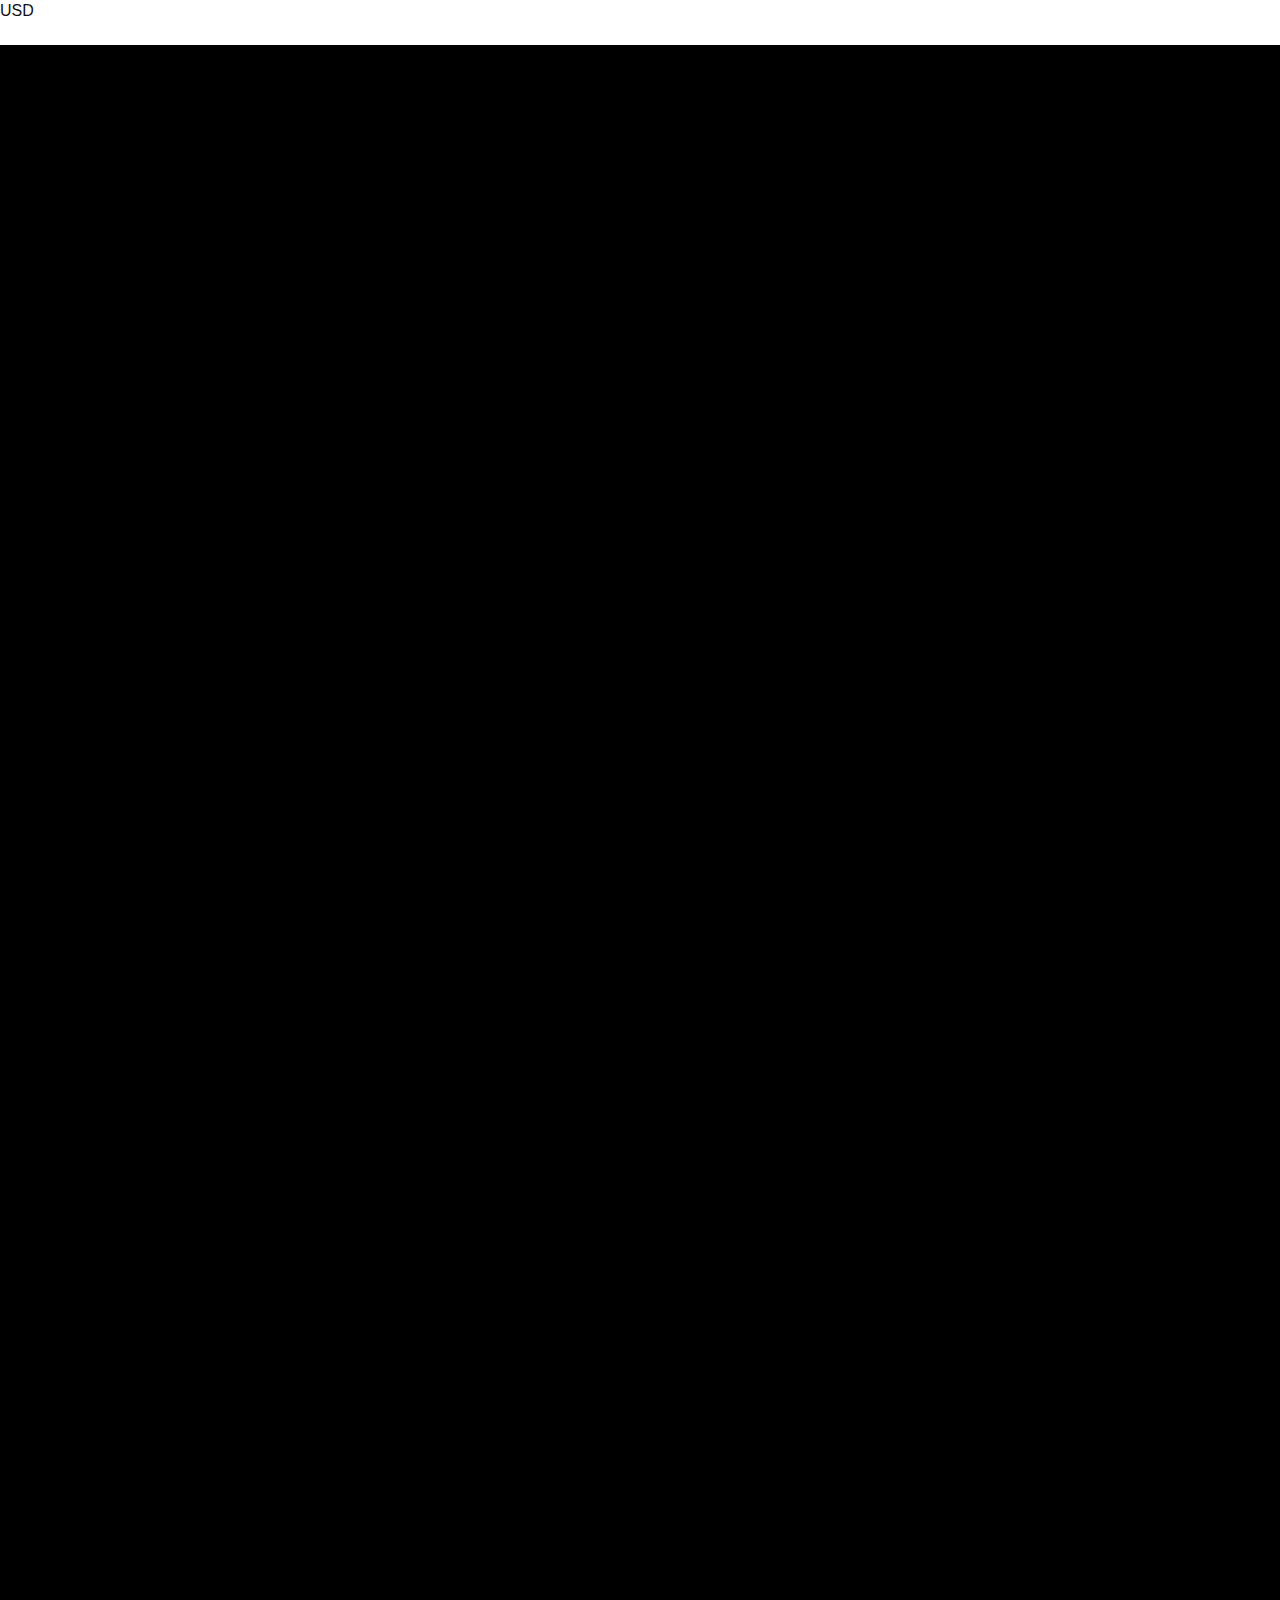
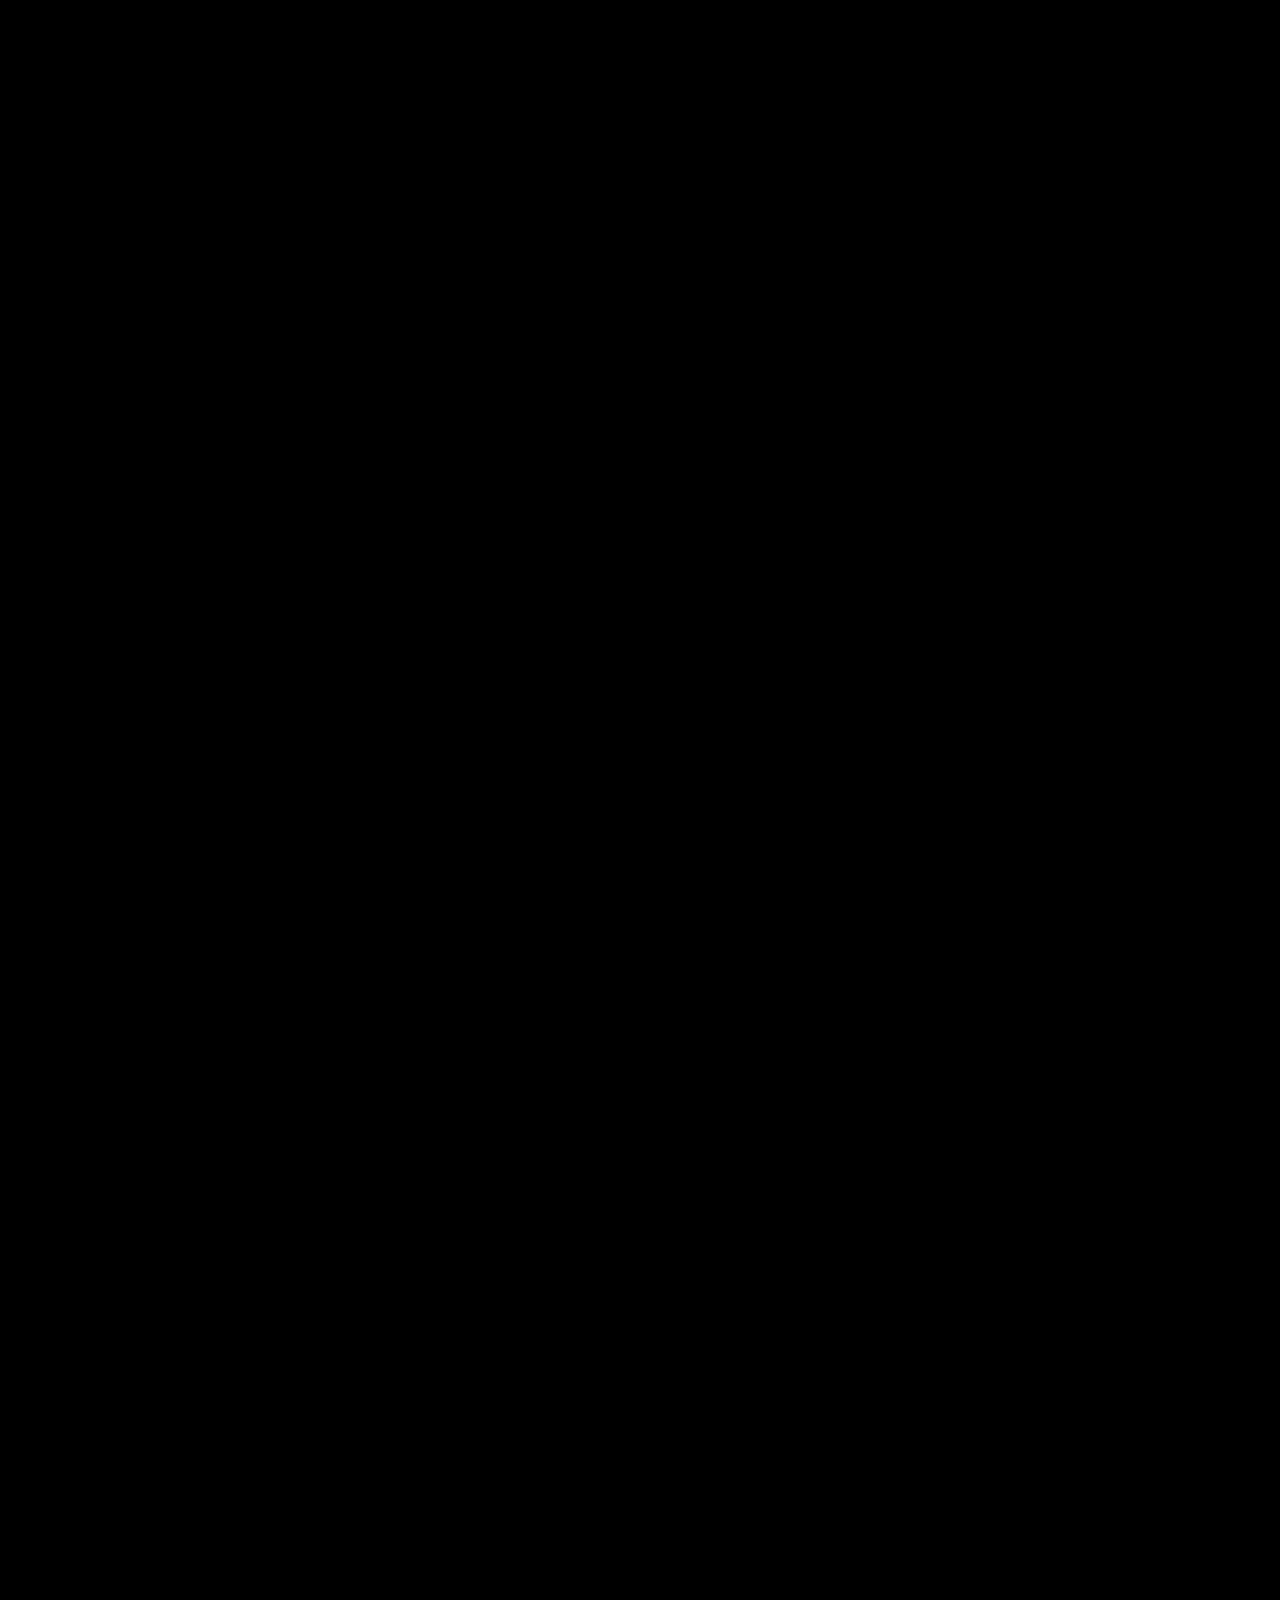
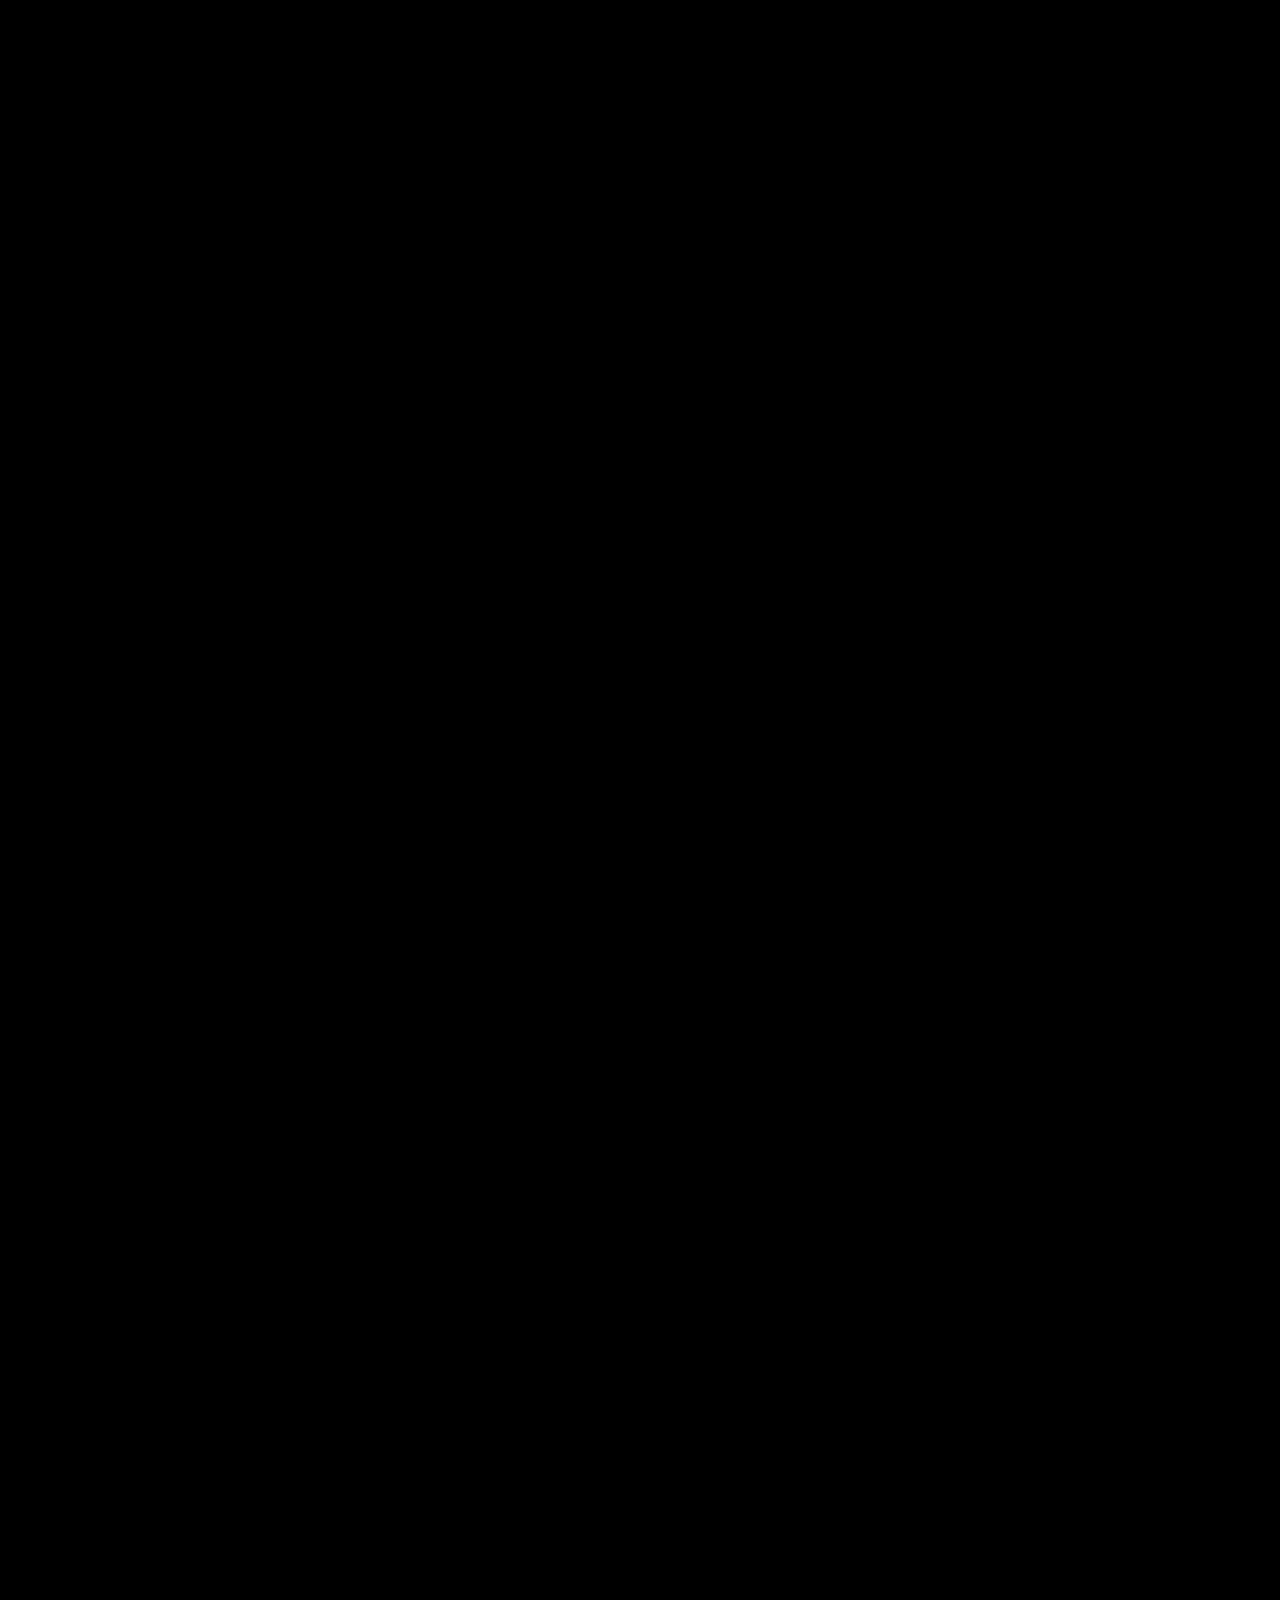
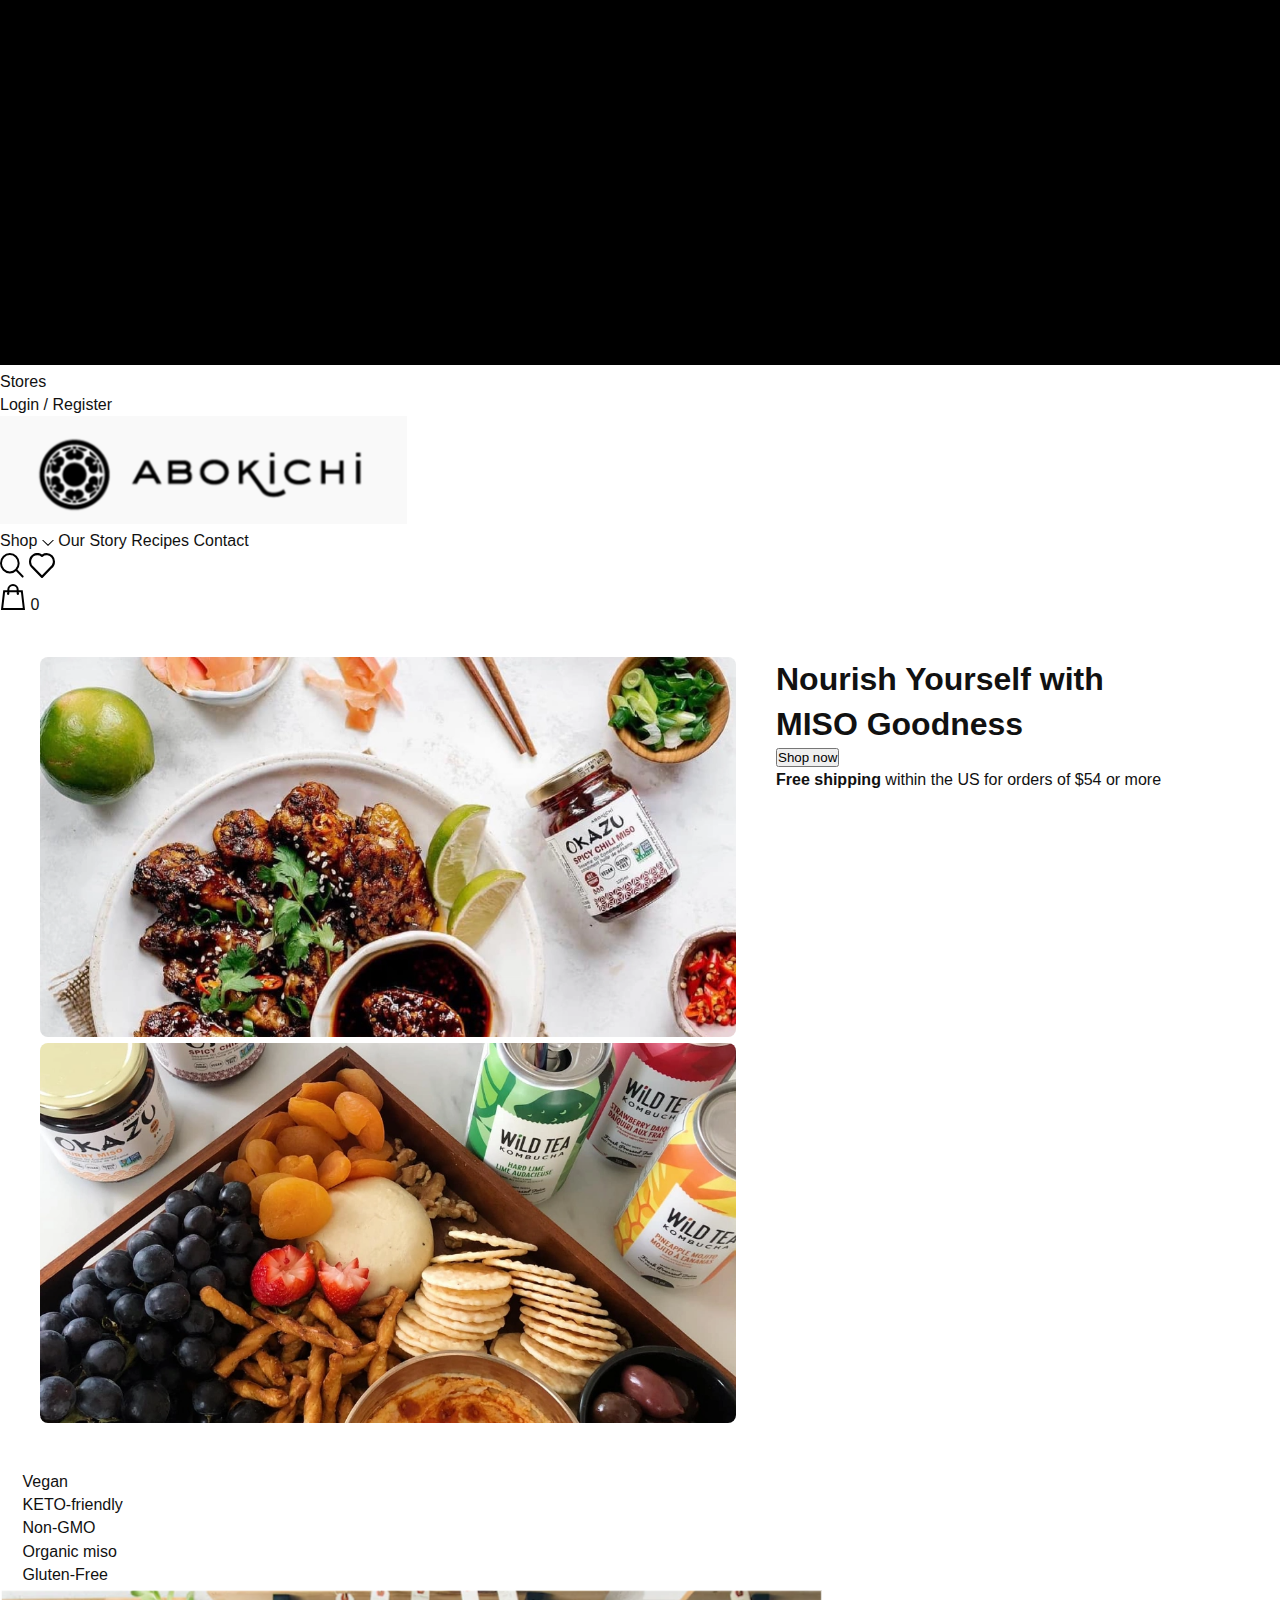
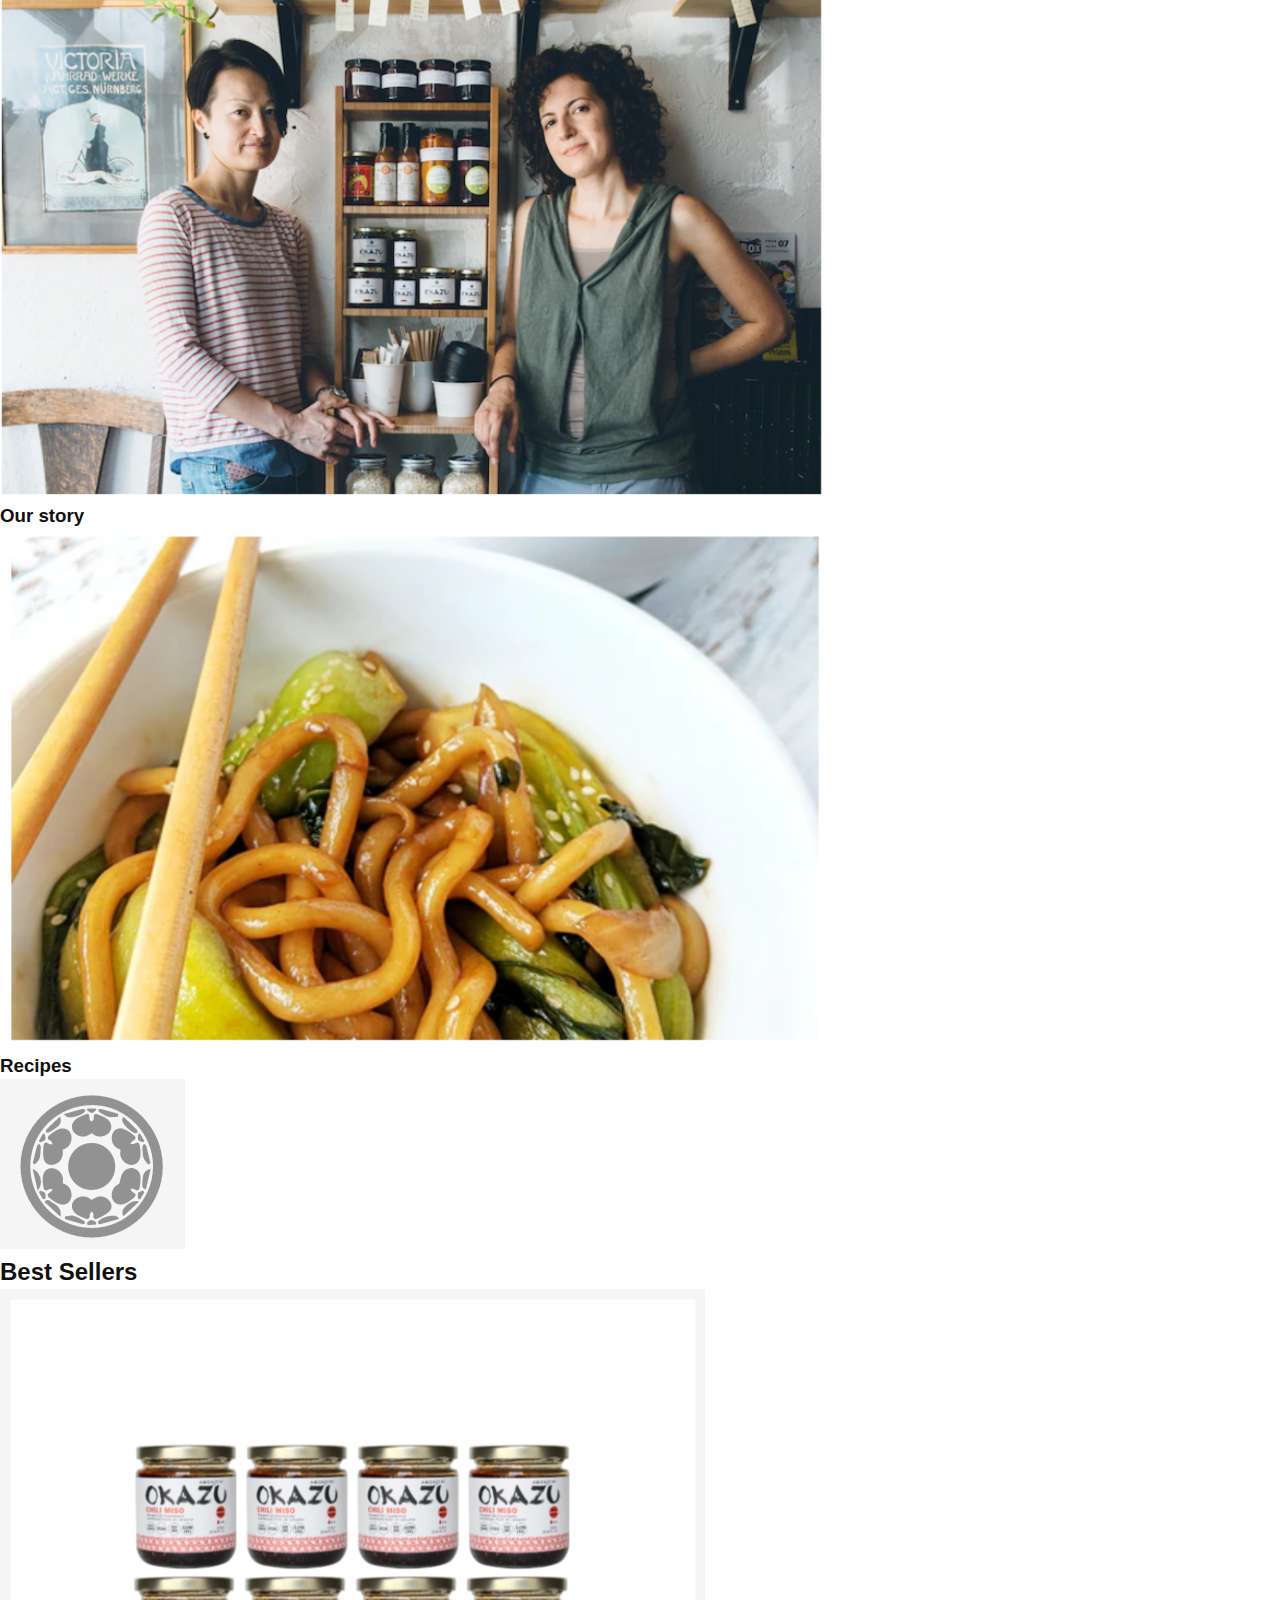
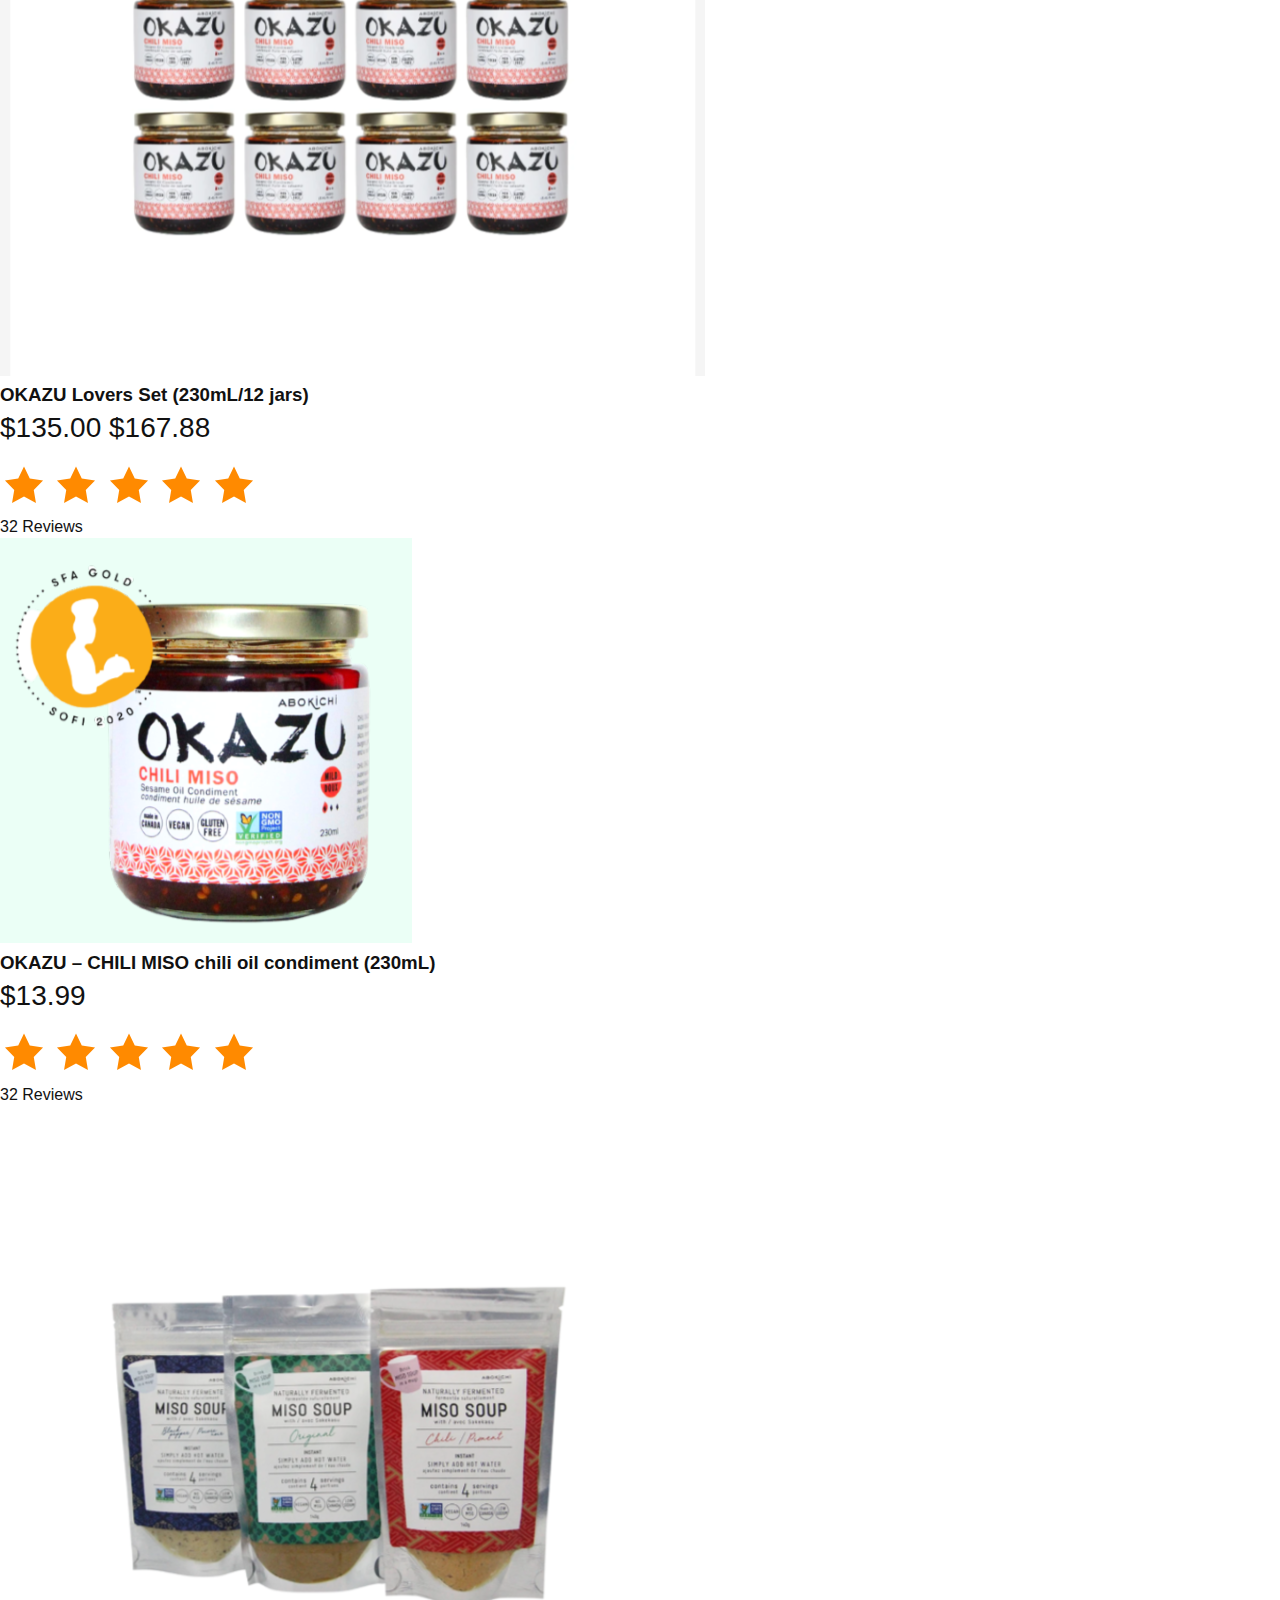
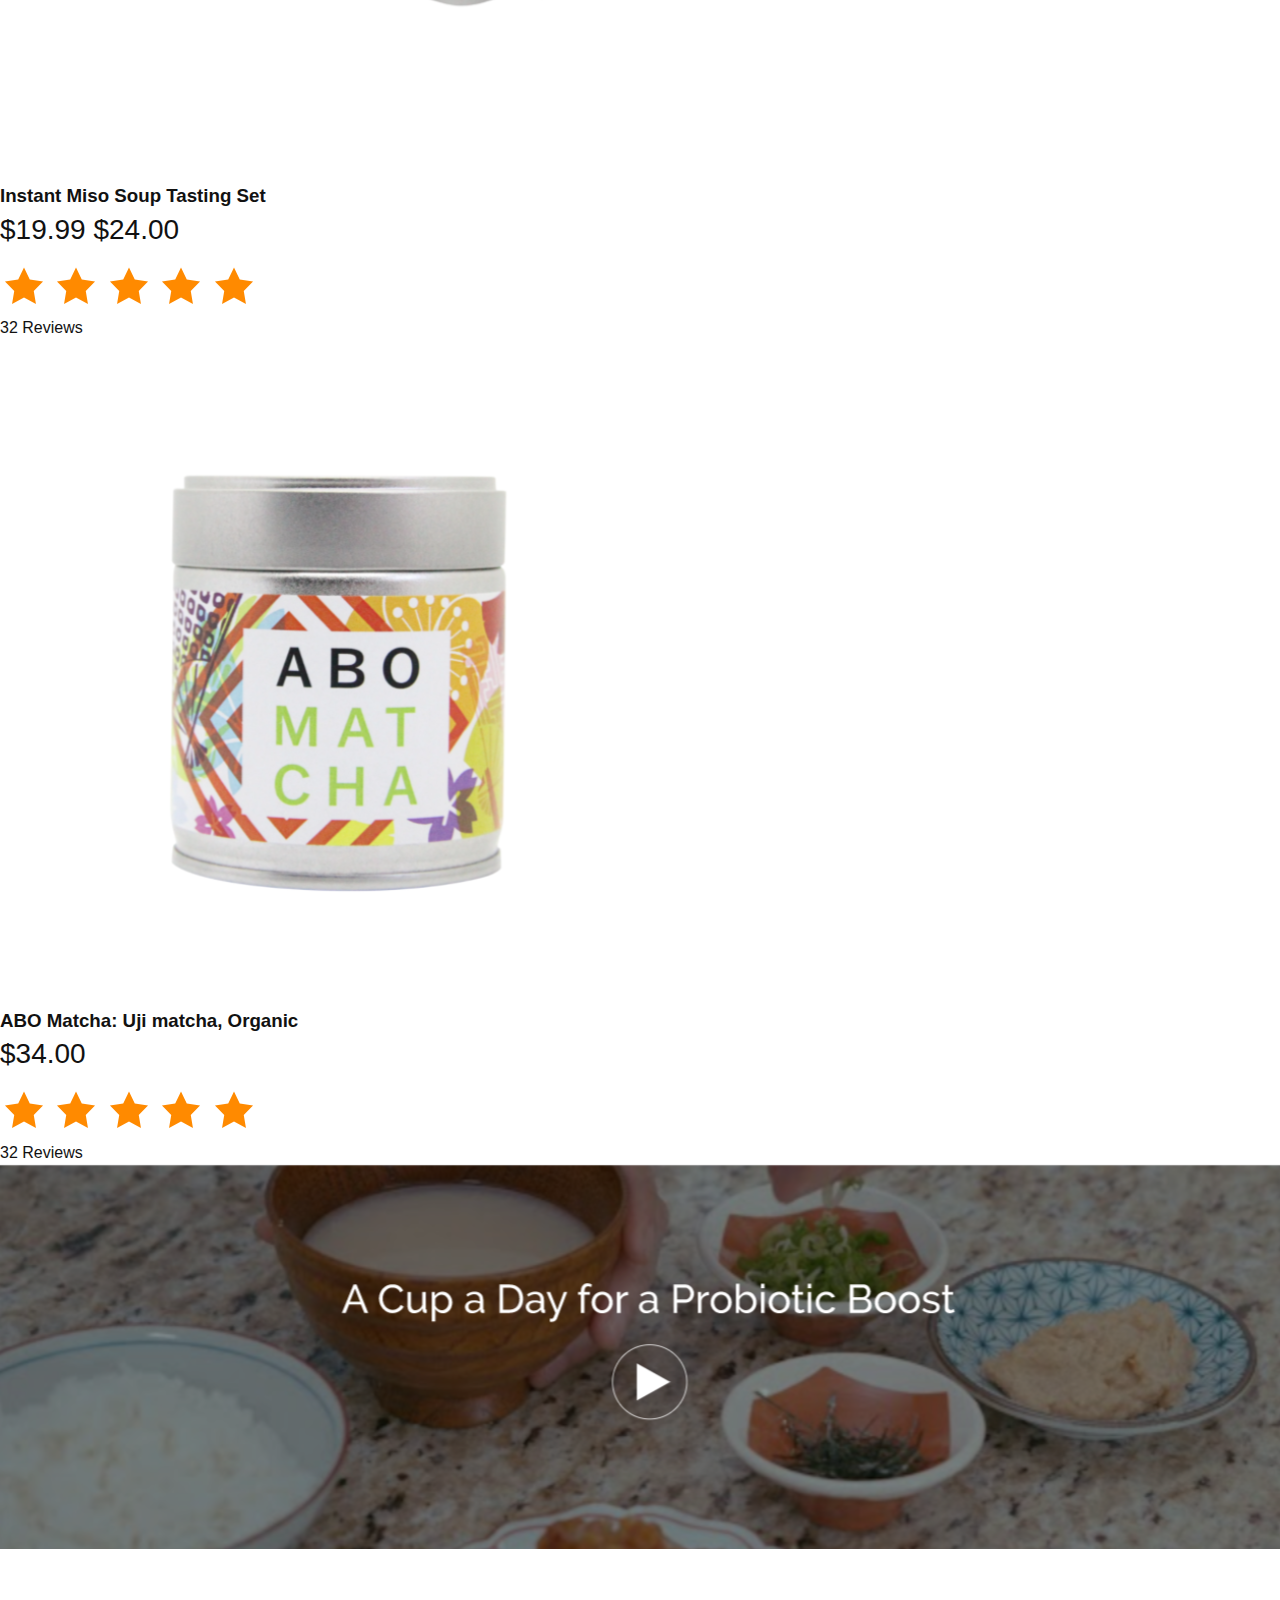
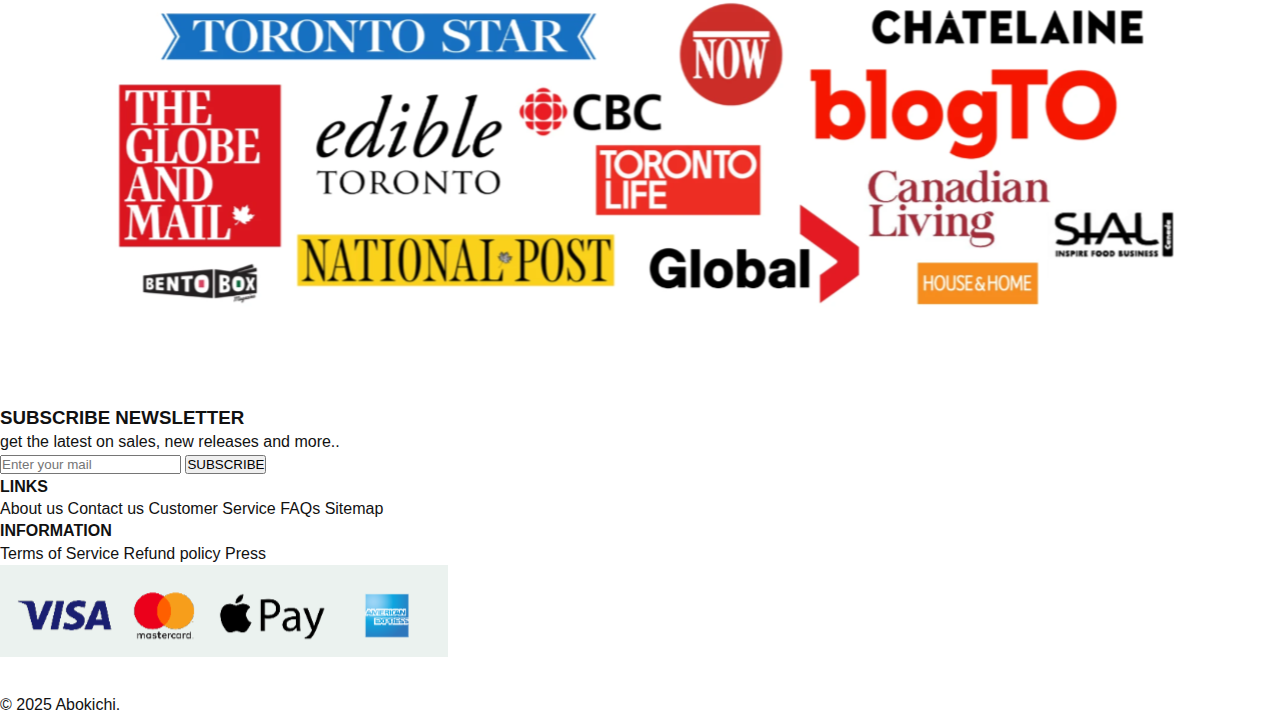
<file: index.html>
<!DOCTYPE html>
<html lang="en">
  <head>
    <meta charset="UTF-8" />
    <meta name="viewport" content="width=device-width, initial-scale=1.0" />
    <title>Abokichi</title>
    <link rel="stylesheet" href="css/styles.css" />
  </head>
  <body>
    <div class="container">
     <div class="mini-header">
        <div class="mini-header-left">
          <div class="currency-container">
            <div class="currency">USD</div>
            <img
              src="assets//icons/down_arrow_icon.svg"
              alt="arrow"
              class="arrow-icon"
            />
          </div>
          <div class="stores-container">
            <img
              src="assets/icons/location-pin.png"
              alt="stores"
              class="location-icon"
            />
            <div class="stores">Stores</div>
          </div>
        </div>
        <div class="mini-header-right">
          <a href="#" class="login-register">Login / Register</a>
        </div>
      </div>

      <div class="main-header">
        <div class="header-left">
          <a href="index.html">
            <img src="assets/images/abokichi-logo.png" alt="logo" class="logo" />
          </a>
        </div>

        <nav class="header-nav">
          <a href="products.html"
            >Shop <img src="assets/icons/black-down-arrow-icon.svg"
          /></a>
          <a href="#">Our Story</a>
          <a href="#">Recipes</a>
          <a href="#">Contact</a>
        </nav>

        <div class="header-icons">
          <img src="assets/icons/search_icon.svg" class="icon" alt="search" />
          <img
            src="assets//icons/wishlist-icon.svg"
            class="icon"
            alt="wishlist"
          />
          <div class="cart-wrapper">
            <img
              src="assets//icons/bag_shopping_icon.svg"
              class="icon"
              alt="cart"
            />
            <span class="cart-count" id="cartCount">0</span>
          </div>
        </div>
      </div>

      <section class="hero">
        <div class="hero-left">
          <img
            src="assets/images/home/hero-1.png"
            class="hero-img left-img"
            alt=""
          />
          <img
            src="assets/images/home/hero-2.png"
            class="hero-img right-img"
            alt=""
          />
        </div>

        <div class="hero-right">
          <h1 class="hero-title">
            <span class="small-text">Nourish Yourself with</span><br />
            <span class="big-text">MISO Goodness</span>
          </h1>

          <a href="products.html">
            <button class="shop-btn">Shop now</button>
          </a>

          <p class="shipping-text">
            <strong>Free shipping</strong> within the US for orders of $54 or
            more
          </p>
        </div>
      </section>

      <section class="badges-row">
        <div class="badge">
          <img src="assets/icons/check_circle_icon.svg" alt="" />
          <span>Vegan</span>
        </div>

        <div class="badge">
          <img src="assets/icons/check_circle_icon.svg" alt="" />
          <span>KETO-friendly</span>
        </div>

        <div class="badge">
          <img src="assets/icons/check_circle_icon.svg" alt="" />
          <span>Non-GMO</span>
        </div>

        <div class="badge">
          <img src="assets/icons/check_circle_icon.svg" alt="" />
          <span>Organic miso</span>
        </div>

        <div class="badge">
          <img src="assets/icons/check_circle_icon.svg" alt="" />
          <span>Gluten-Free</span>
        </div>
      </section>

      <section class="story-recipes">
        <div class="story-card">
          <img src="assets/images/home/our-story.png" alt="" />
          <h3>Our story</h3>
        </div>

        <div class="story-card">
          <img src="assets/images/home/recipes.png" alt="" />
          <h3>Recipes</h3>
        </div>
      </section>

      <section class="best-sellers">
        <div class="best-sellers-title">
          <img
            src="assets/images/home/bestseller-logo.png"
            alt=""
            class="bs-icon"
          />
          <h2>Best Sellers</h2>
        </div>

        <div class="products-row">
          <a href="products.html" class="product-link">
            <div class="product-card">
              <img
                src="assets/images/products/okazu.png"
                class="product-img img1"
                alt=""
              />
              <h3>OKAZU Lovers Set (230mL/12 jars)</h3>
              <div class="price">
                <span class="current">$135.00</span>
                <span class="old">$167.88</span>
              </div>
              <div class="rating-row">
                <div class="stars">
                  <img src="assets/icons/ratings.svg" alt="" />
                  <img src="assets/icons/ratings.svg" alt="" />
                  <img src="assets/icons/ratings.svg" alt="" />
                  <img src="assets/icons/ratings.svg" alt="" />
                  <img src="assets/icons/ratings.svg" alt="" />
                   
                </div>
                <span class="reviews">32 Reviews</span>
              </div>
            </div>
          </a>
          <a href="products.html" class="product-link">
            <div class="product-card">
              <img
                src="assets/images/products/okazu-chilli.png"
                class="product-img img2"
                alt=""
              />
              <h3>OKAZU – CHILI MISO chili oil condiment (230mL)</h3>
              <div class="price">
                <span class="current">$13.99</span>
              </div>
              <div class="rating-row">
                <div class="stars">
                  <img src="assets/icons/ratings.svg" alt="" />
                  <img src="assets/icons/ratings.svg" alt="" />
                  <img src="assets/icons/ratings.svg" alt="" />
                  <img src="assets/icons/ratings.svg" alt="" />
                  <img src="assets/icons/ratings.svg" alt="" />
                </div>
                <span class="reviews">32 Reviews</span>
              </div>
            </div>
          </a>
          <a href="products.html" class="product-link">
            <div class="product-card">
              <img
                src="assets/images/products/miso-soup.png"
                class="product-img img3"
                alt=""
              />
              <h3>Instant Miso Soup Tasting Set</h3>
              <div class="price">
                <span class="current">$19.99</span>
                <span class="old">$24.00</span>
              </div>
              <div class="rating-row">
                <div class="stars">
                  <img src="assets/icons/ratings.svg" alt="" />
                  <img src="assets/icons/ratings.svg" alt="" />
                  <img src="assets/icons/ratings.svg" alt="" />
                  <img src="assets/icons/ratings.svg" alt="" />
                  <img src="assets/icons/ratings.svg" alt="" />
                </div>
                <span class="reviews">32 Reviews</span>
              </div>
            </div>
          </a>
          <a href="products.html" class="product-link">
            <div class="product-card">
              <img
                src="assets/images/products/abo-matcha.png"
                class="product-img img4"
                alt=""
              />
              <h3>ABO Matcha: Uji matcha, Organic</h3>
              <div class="price">
                <span class="current">$34.00</span>
              </div>
              <div class="rating-row">
                <div class="stars">
                  <img src="assets/icons/ratings.svg" alt="" />
                  <img src="assets/icons/ratings.svg" alt="" />
                  <img src="assets/icons/ratings.svg" alt="" />
                  <img src="assets/icons/ratings.svg" alt="" />
                  <img src="assets/icons/ratings.svg" alt="" />
                </div>
                <span class="reviews">32 Reviews</span>
              </div>
            </div>
          </a>
        </div>
      </section>

      <section class="full-banner">
        <img
          src="assets/images/home/static-video.png"
          class="full-img"
          alt=""
        />
      </section>

      <section class="full-banner">
        <img src="assets/images/home/clients.png" class="full-img" alt="" />
      </section>

      <footer class="footer">
        <div class="footer-newsletter">
          <div class="newsletter-left">
            <img
              src="assets/icons/send_chat_icon.svg"
              class="paper-icon"
              alt=""
            />
            <div>
              <h3>SUBSCRIBE NEWSLETTER</h3>
              <p>get the latest on sales, new releases and more..</p>
            </div>
          </div>

          <div class="newsletter-right">
            <input type="email" placeholder="Enter your mail" />
            <button>SUBSCRIBE</button>
          </div>
        </div>

        <div class="footer-links">
          <div class="footer-column">
            <h4>LINKS</h4>
            <a href="#">About us</a>
            <a href="#">Contact us</a>
            <a href="#">Customer Service</a>
            <a href="#">FAQs</a>
            <a href="#">Sitemap</a>
          </div>

          <div class="footer-column">
            <h4>INFORMATION</h4>
            <a href="#">Terms of Service</a>
            <a href="#">Refund policy</a>
            <a href="#">Press</a>
          </div>

          <div class="footer-payments">
            <img
              src="assets/images/home/payment-options.png"
              alt="payment methods"
            />
          </div>
        </div>

        <div class="footer-bottom">
          <div class="footer-social">
            <img src="assets/icons/facebook-icon.svg" alt="" />
            <img src="assets/icons/twitter-icon.svg" alt="" />
            <img src="assets/icons/instagram-icon.svg" alt="" />
            <img src="assets/icons/yt-icon.svg" alt="" />
          </div>

          <div class="footer-copy">© 2025 Abokichi.</div>
        </div>
      </footer>
    </div>
    <script src="js/cart.js"></script>
  </body>
</html>
</file>
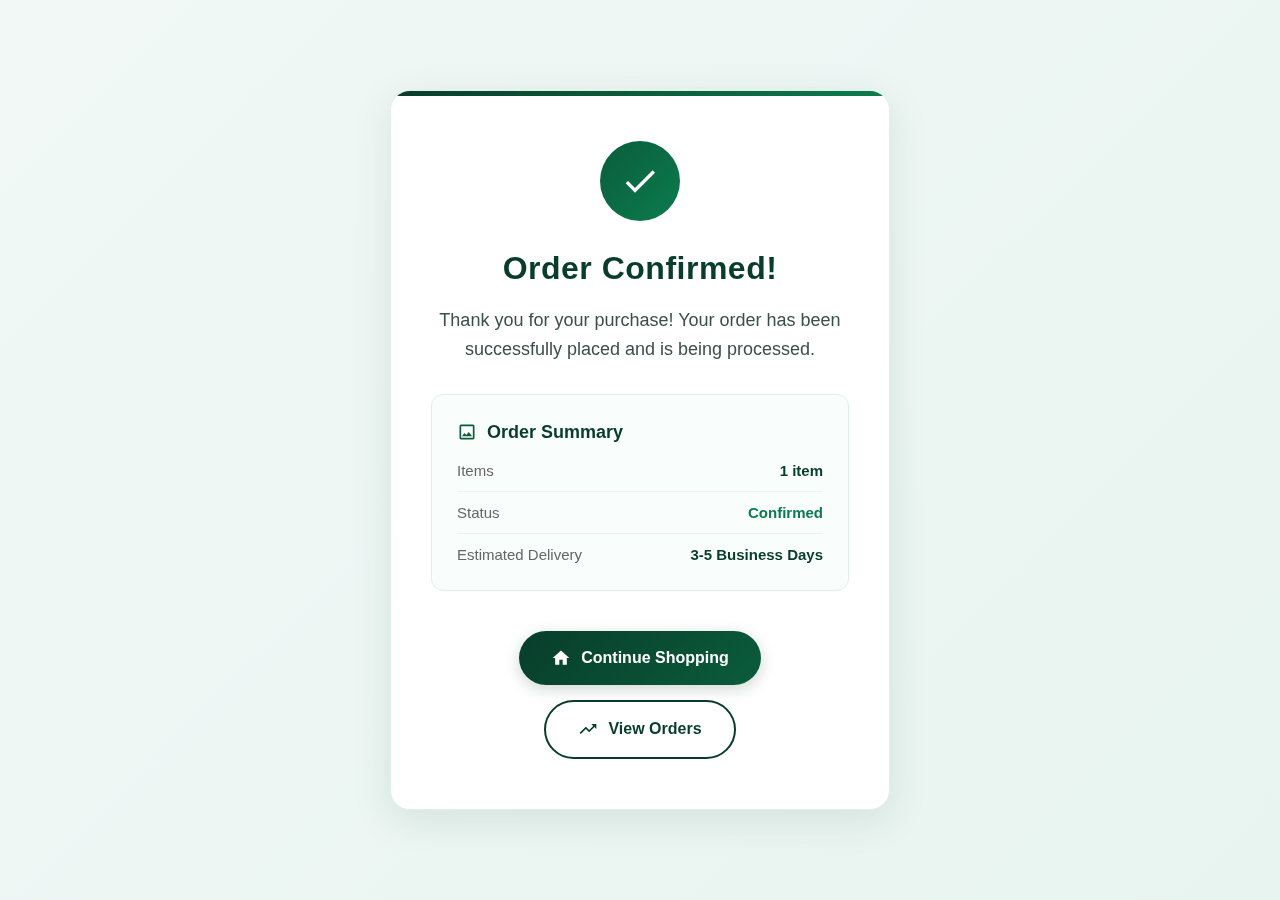
<file: order.html>
<!DOCTYPE html>
<html lang="en">
  <head>
    <meta charset="UTF-8" />
    <meta name="viewport" content="width=device-width, initial-scale=1.0" />
    <title>Order Successful | Abokichi</title>
    <link rel="stylesheet" href="css/styles.css" />
    <style>
      body {
        font-family: 'Raleway', sans-serif;
        display: flex;
        flex-direction: column;
        justify-content: center;
        align-items: center;
        min-height: 100vh;
        background: linear-gradient(135deg, #f1f8f6 0%, #e8f4f0 100%);
        margin: 0;
        padding: 20px;
        overflow: hidden;
      }

      .container {
        width: 100%;
        max-width: 500px;
        margin: 0 auto;
        position: relative;
        z-index: 1;
      }

      .success-container {
        text-align: center;
        padding: 50px 40px;
        background: white;
        border-radius: 20px;
        box-shadow: 0 10px 40px rgba(8, 61, 43, 0.1);
        border: 1px solid #e0f0e9;
        position: relative;
        overflow: hidden;
      }

      .success-container::before {
        content: '';
        position: absolute;
        top: 0;
        left: 0;
        right: 0;
        height: 5px;
        background: linear-gradient(90deg, #083d2b, #0a5c3b, #0c7c4e);
      }

      .success-icon {
        width: 80px;
        height: 80px;
        margin: 0 auto 25px;
        background: linear-gradient(135deg, #0a5c3b, #0c7c4e);
        border-radius: 50%;
        display: flex;
        align-items: center;
        justify-content: center;
        animation: scaleIn 0.6s ease-out;
      }

      .success-icon svg {
        width: 40px;
        height: 40px;
        fill: white;
      }

      .success-container h1 {
        color: #083d2b;
        font-size: 32px;
        font-weight: 700;
        margin-bottom: 15px;
        letter-spacing: 0.5px;
      }

      .success-message {
        font-size: 18px;
        color: #3c4f4a;
        line-height: 1.6;
        margin-bottom: 30px;
        font-weight: 400;
      }

      .order-details {
        background: #f9fdfb;
        border-radius: 12px;
        padding: 25px;
        margin: 30px 0;
        border: 1px solid #e0f0e9;
        text-align: left;
      }

      .order-details h3 {
        color: #083d2b;
        font-size: 18px;
        font-weight: 600;
        margin-bottom: 15px;
        display: flex;
        align-items: center;
        gap: 10px;
      }

      .order-details h3 svg {
        width: 20px;
        height: 20px;
        fill: #0a5c3b;
      }

      .detail-item {
        display: flex;
        justify-content: space-between;
        margin-bottom: 10px;
        padding-bottom: 10px;
        border-bottom: 1px solid #e8f4f0;
      }

      .detail-item:last-child {
        border-bottom: none;
        margin-bottom: 0;
        padding-bottom: 0;
      }

      .detail-label {
        color: #666;
        font-weight: 500;
        font-size: 15px;
      }

      .detail-value {
        color: #083d2b;
        font-weight: 600;
        font-size: 15px;
      }

      .action-buttons {
        display: flex;
        gap: 15px;
        margin-top: 40px;
        flex-wrap: wrap;
        justify-content: center;
      }

      .btn-primary {
        display: inline-flex;
        align-items: center;
        justify-content: center;
        gap: 10px;
        background: linear-gradient(135deg, #083d2b, #0a5c3b);
        padding: 16px 32px;
        border-radius: 50px;
        color: white;
        text-decoration: none;
        font-weight: 600;
        font-size: 16px;
        border: none;
        cursor: pointer;
        transition: all 0.3s ease;
        min-width: 180px;
        box-shadow: 0 4px 15px rgba(8, 61, 43, 0.2);
      }

      .btn-primary:hover {
        transform: translateY(-3px);
        box-shadow: 0 6px 20px rgba(8, 61, 43, 0.3);
        background: linear-gradient(135deg, #0a5c3b, #0c7c4e);
      }

      .btn-secondary {
        display: inline-flex;
        align-items: center;
        justify-content: center;
        gap: 10px;
        background: white;
        padding: 16px 32px;
        border-radius: 50px;
        color: #083d2b;
        text-decoration: none;
        font-weight: 600;
        font-size: 16px;
        border: 2px solid #083d2b;
        cursor: pointer;
        transition: all 0.3s ease;
        min-width: 180px;
      }

      .btn-secondary:hover {
        background: #f1f8f6;
        transform: translateY(-3px);
        box-shadow: 0 4px 15px rgba(8, 61, 43, 0.1);
      }

      .btn-icon {
        width: 20px;
        height: 20px;
      }

      .confetti {
        position: fixed;
        width: 12px;
        height: 12px;
        background: #0c7c4e;
        border-radius: 50%;
        pointer-events: none;
        z-index: 0;
      }

      .footer-note {
        margin-top: 30px;
        font-size: 14px;
        color: #7a8c85;
        text-align: center;
        line-height: 1.5;
      }

      @keyframes scaleIn {
        0% {
          transform: scale(0);
          opacity: 0;
        }
        70% {
          transform: scale(1.1);
        }
        100% {
          transform: scale(1);
          opacity: 1;
        }
      }

      @keyframes confettiFall {
        0% {
          transform: translateY(-100px) rotate(0deg) translateX(0);
          opacity: 1;
        }
        100% {
          transform: translateY(100vh) rotate(720deg) translateX(calc(var(--tx) * 100px));
          opacity: 0;
        }
      }

      @keyframes fadeInUp {
        from {
          opacity: 0;
          transform: translateY(20px);
        }
        to {
          opacity: 1;
          transform: translateY(0);
        }
      }

      .success-container > * {
        animation: fadeInUp 0.6s ease-out forwards;
        animation-delay: calc(var(--order) * 0.1s);
      }

      @media (max-width: 768px) {
        .success-container {
          padding: 40px 25px;
          margin: 20px;
        }

        .success-container h1 {
          font-size: 28px;
        }

        .success-message {
          font-size: 16px;
        }

        .action-buttons {
          flex-direction: column;
          align-items: center;
        }

        .btn-primary,
        .btn-secondary {
          width: 100%;
          max-width: 300px;
        }

        .order-details {
          padding: 20px;
        }
      }

      @media (max-width: 480px) {
        .success-container {
          padding: 30px 20px;
        }

        .success-container h1 {
          font-size: 24px;
        }

        .success-icon {
          width: 70px;
          height: 70px;
        }

        .success-icon svg {
          width: 35px;
          height: 35px;
        }
      }
    </style>
  </head>

  <body>
    <div class="container">
      <div class="success-container">
        <div class="success-icon" style="--order: 1;">
          <svg xmlns="http://www.w3.org/2000/svg" viewBox="0 0 24 24">
            <path d="M9 16.17L4.83 12l-1.42 1.41L9 19 21 7l-1.41-1.41z"/>
          </svg>
        </div>

        <h1 style="--order: 2;">Order Confirmed!</h1>
        
        <p class="success-message" style="--order: 3;">
          Thank you for your purchase! Your order has been successfully placed and is being processed.
        </p>

        <div class="order-details" style="--order: 4;">
          <h3>
            <svg xmlns="http://www.w3.org/2000/svg" viewBox="0 0 24 24">
              <path d="M19 5v14H5V5h14m0-2H5c-1.1 0-2 .9-2 2v14c0 1.1.9 2 2 2h14c1.1 0 2-.9 2-2V5c0-1.1-.9-2-2-2zm-4.86 8.86l-3 3.87L9 13.14 6 17h12l-3.86-5.14z"/>
            </svg>
            Order Summary
          </h3>
          
          <div class="detail-item">
            <span class="detail-label">Items</span>
            <span class="detail-value">1 item</span>
          </div>
          
          <div class="detail-item">
            <span class="detail-label">Status</span>
            <span class="detail-value" style="color: #0c7c4e;">Confirmed</span>
          </div>
          
          <div class="detail-item">
            <span class="detail-label">Estimated Delivery</span>
            <span class="detail-value">3-5 Business Days</span>
          </div>
        </div>

        <div class="action-buttons" style="--order: 5;">
          <a href="index.html" class="btn-primary">
            <svg class="btn-icon" xmlns="http://www.w3.org/2000/svg" viewBox="0 0 24 24" fill="white">
              <path d="M10 20v-6h4v6h5v-8h3L12 3 2 12h3v8z"/>
            </svg>
            Continue Shopping
          </a>
          
          <a href="products.html" class="btn-secondary">
            <svg class="btn-icon" xmlns="http://www.w3.org/2000/svg" viewBox="0 0 24 24" fill="#083d2b">
              <path d="M16 6l2.29 2.29-4.88 4.88-4-4L2 16.59 3.41 18l6-6 4 4 6.3-6.29L22 12V6z"/>
            </svg>
            View Orders
          </a>
        </div>

    <script>
      function createConfetti() {
        const colors = ['#0a5c3b', '#0c7c4e', '#8bc34a', '#ff9800', '#03a9f4'];
        const confettiContainer = document.createElement('div');
        confettiContainer.style.position = 'fixed';
        confettiContainer.style.top = '0';
        confettiContainer.style.left = '0';
        confettiContainer.style.width = '100%';
        confettiContainer.style.height = '100%';
        confettiContainer.style.pointerEvents = 'none';
        confettiContainer.style.zIndex = '0';
        document.body.appendChild(confettiContainer);
        
        for (let i = 0; i < 100; i++) {
          const confetti = document.createElement('div');
          confetti.className = 'confetti';
          confetti.style.left = Math.random() * 100 + 'vw';
          confetti.style.top = '-20px';
          confetti.style.background = colors[Math.floor(Math.random() * colors.length)];
          confetti.style.width = Math.random() * 8 + 6 + 'px';
          confetti.style.height = confetti.style.width;
          confetti.style.borderRadius = Math.random() > 0.5 ? '50%' : '0';
          confetti.style.setProperty('--tx', Math.random() > 0.5 ? 1 : -1);
          
          confetti.style.animation = `confettiFall ${Math.random() * 3 + 2}s ease-out forwards`;
          confetti.style.animationDelay = Math.random() * 1 + 's';
          
          confettiContainer.appendChild(confetti);
          
          setTimeout(() => {
            confetti.remove();
          }, 4000);
        }
        
        setTimeout(() => {
          confettiContainer.remove();
        }, 4000);
      }

      document.addEventListener('DOMContentLoaded', function() {
        createConfetti();
        localStorage.setItem('cartCount', '0');
        if (window.parent && window.parent.incrementCartCount) {
          window.parent.incrementCartCount();
        }
      });
    </script>
  </body>
</html>
</file>
<file: css/styles.css>
* {
    margin: 0;
    padding: 0;
    box-sizing: border-box;
    font-family: Inter, sans-serif;
  }
  
  body {
    background: #fff;
    color: #111;
    line-height: 1.4;
  }
  
  a {
    color: inherit;
    text-decoration: none;
  }
  
  .header {
    border-bottom: 1px solid #e3e3e3;
    background: #fff;
  }
  
  .header-top {
    background: #111;
    color: #fff;
    padding: 6px 20px;
    display: flex;
    justify-content: space-between;
    font-size: 14px;
  }
  
  .header-main {
    padding: 18px 40px;
    display: flex;
    justify-content: space-between;
    align-items: center;
  }
  
  .header-main h1 {
    font-size: 22px;
    font-weight: 600;
  }
  
  .nav-links {
    display: flex;
    gap: 30px;
    font-size: 17px;
    cursor: pointer;
  }
  
  .icons {
    display: flex;
    align-items: center;
    gap: 16px;
    font-size: 20px;
  }
  
  .hero {
    display: grid;
    grid-template-columns: 1.5fr 1fr;
    padding: 40px;
    gap: 40px;
  }
  
  .hero-left img {
    width: 100%;
    border-radius: 8px;
    height: 380px;
    object-fit: cover;
  }
  
  .hero-right h2 {
    font-size: 36px;
    margin-bottom: 20px;
  }
  
  .cta-btn {
    padding: 12px 28px;
    background: #0b1c12;
    color: #fff;
    border-radius: 30px;
    border: none;
    cursor: pointer;
    margin-bottom: 20px;
    font-size: 17px;
  }
  
  .featured-wrapper {
    padding: 40px;
  }
  
  .section-title {
    font-size: 26px;
    margin-bottom: 20px;
  }
  
  .product-grid {
    display: grid;
    grid-template-columns: repeat(4, 1fr);
    gap: 28px;
  }
  
  .card {
    background: #fff;
    border: 1px solid #ddd;
    border-radius: 6px;
    padding: 14px;
    cursor: pointer;
    text-align: center;
  }
  
  .card img {
    width: 100%;
    height: 180px;
    object-fit: cover;
  }
  
  .page-header {
    padding: 40px;
    border-bottom: 1px solid #ddd;
  }
  
  .filters-bar {
    padding: 20px 40px;
    display: flex;
    justify-content: space-between;
    align-items: center;
  }
  
  .filter-btn {
    padding: 10px 22px;
    border: 1px solid #111;
    background: #fff;
    cursor: pointer;
  }
  
  .sort-select {
    padding: 6px;
    border: none;
    font-size: 15px;
  }
  
  .filter-panel {
    padding: 30px 40px;
    display: none;
    grid-template-columns: repeat(3, 1fr);
    gap: 30px;
    border-bottom: 1px solid #ddd;
  }
  
  .filter-panel.show {
    display: grid;
  }
  
  .filter-panel h3 {
    margin-bottom: 12px;
    font-size: 18px;
  }
  
  .filter-panel label {
    display: block;
    margin: 6px 0;
  }
  
  .detail-container {
    padding: 40px;
    display: grid;
    grid-template-columns: 1fr 1fr;
    gap: 40px;
  }
  
  .detail-gallery img {
    width: 100%;
    border: 1px solid #ddd;
    border-radius: 6px;
  }
  
  .thumbs {
    display: flex;
    gap: 10px;
    margin-top: 14px;
  }
  
  .thumbs img {
    width: 80px;
    border: 1px solid #ddd;
    cursor: pointer;
  }
  
  .detail-info h2 {
    font-size: 30px;
    margin-bottom: 10px;
  }
  
  .price {
    font-size: 28px;
    margin-bottom: 14px;
  }
  
  .detail-buttons {
    display: flex;
    gap: 16px;
    margin-top: 20px;
  }
  
  .detail-buttons button {
    padding: 12px 26px;
    cursor: pointer;
    background: white;
    border: 1px solid #111;
  }
  
  .buy-btn {
    background: #000;
    color: #fff;
  }
  
  .order-box {
    padding: 80px;
    text-align: center;
  }
  
  .order-box h1 {
    font-size: 40px;
    margin-bottom: 18px;
  }
  
  .order-box a {
    margin-top: 25px;
    display: inline-block;
    padding: 12px 30px;
    background: #111;
    color: white;
    border-radius: 6px;
  }
</file>
